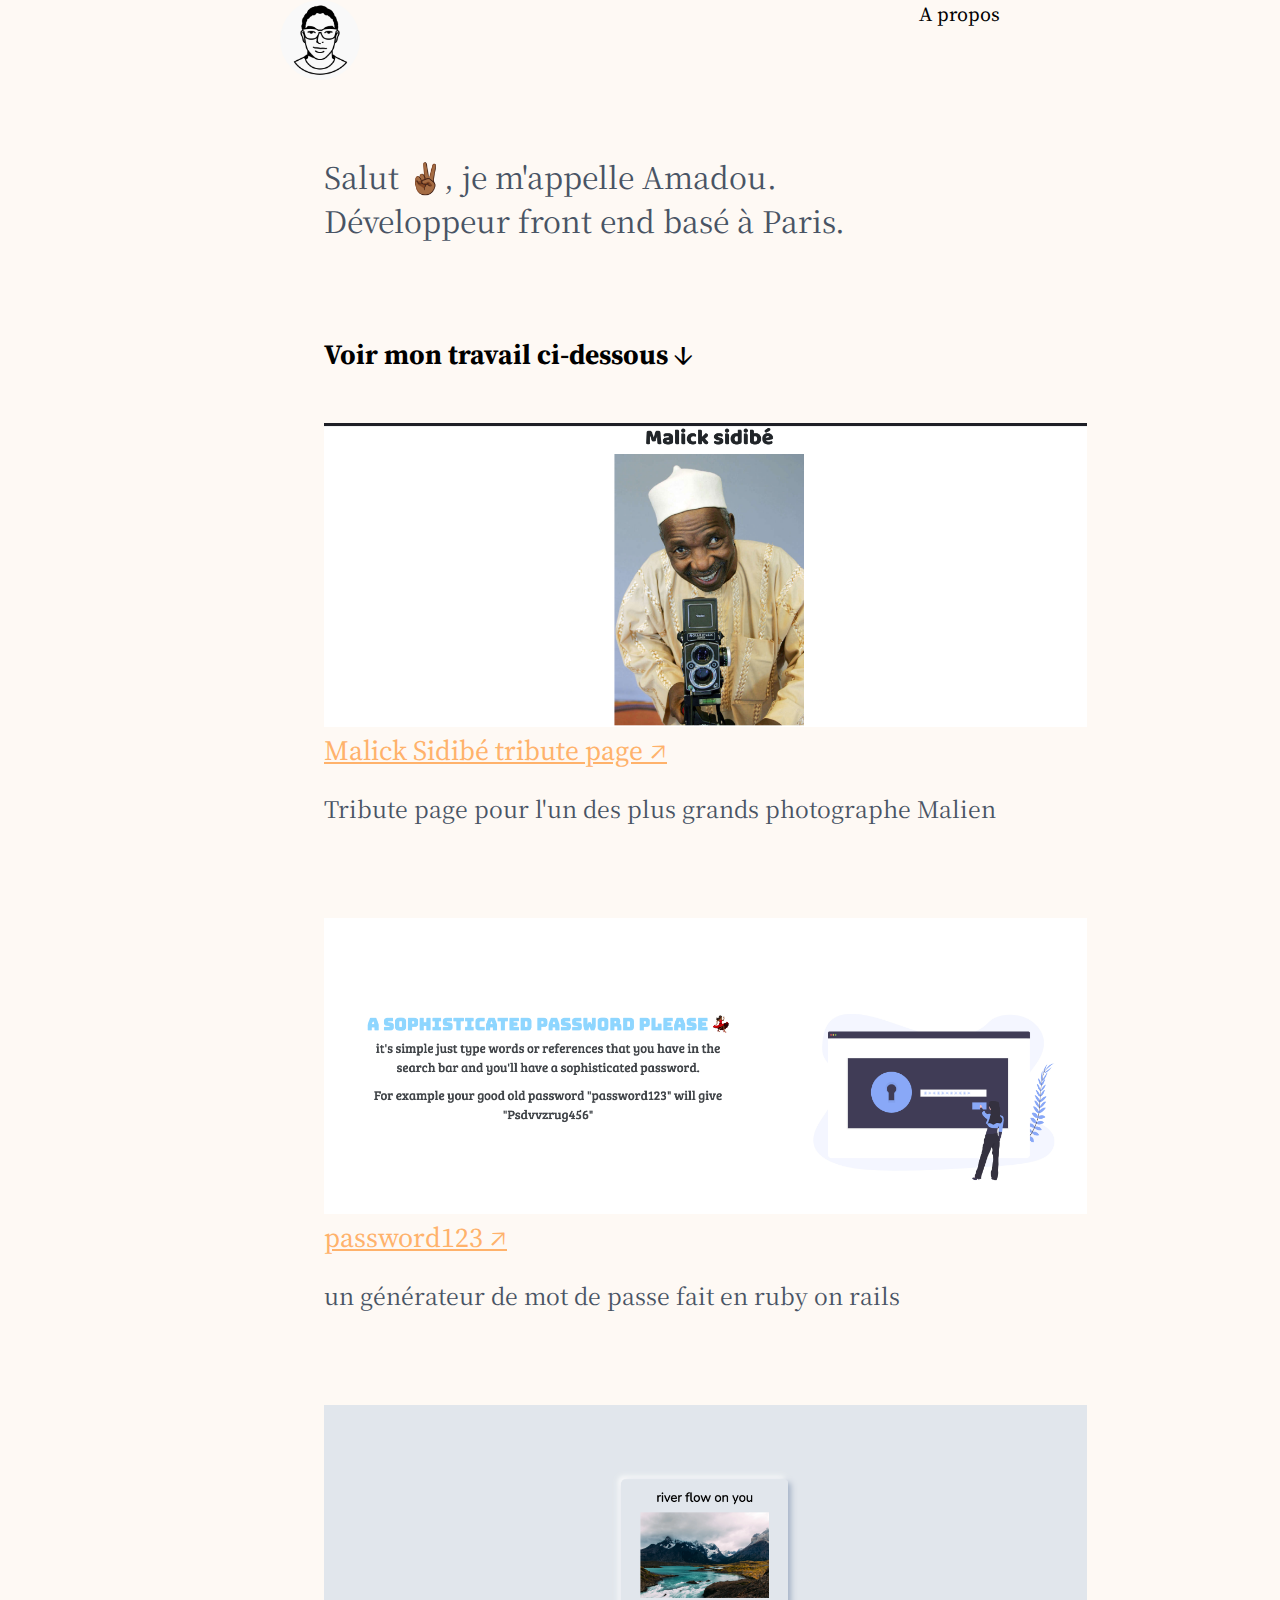
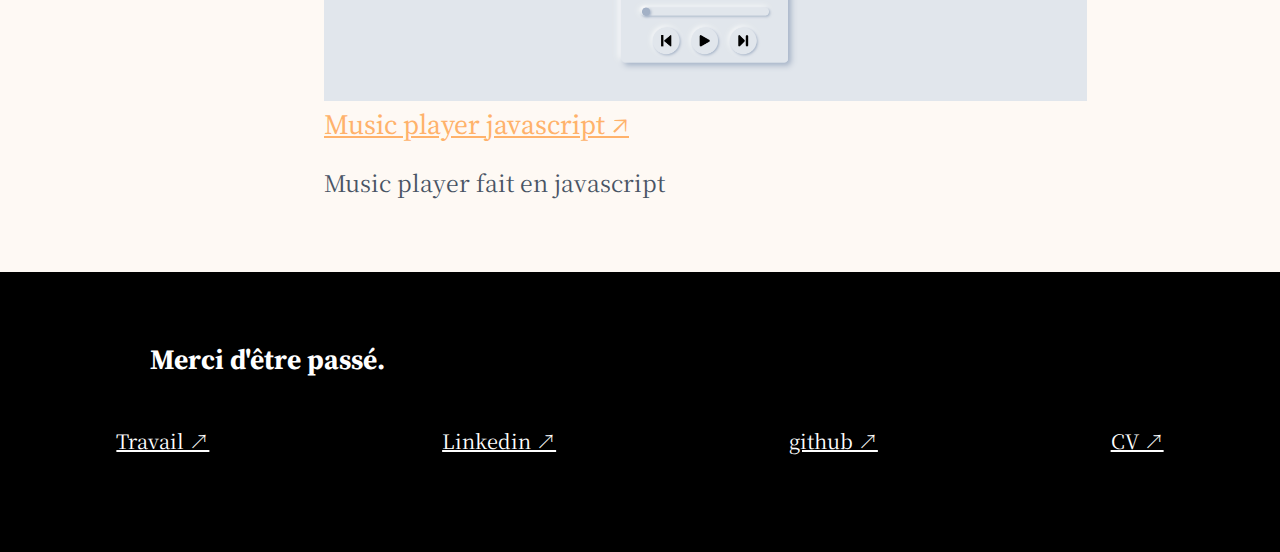
<file: index.html>
<!DOCTYPE html>
<html lang="en">
<head>
    <meta charset="UTF-8">
    <meta name="viewport" content="width=device-width, initial-scale=1.0">
    <link href="https://cdn.jsdelivr.net/npm/bootstrap@5.0.0-beta1/dist/css/bootstrap.min.css" rel="stylesheet" integrity="sha384-giJF6kkoqNQ00vy+HMDP7azOuL0xtbfIcaT9wjKHr8RbDVddVHyTfAAsrekwKmP1" crossorigin="anonymous">
    <link rel="stylesheet" href="style.css">
    <link rel="preconnect" href="https://fonts.gstatic.com">
<link href="https://fonts.googleapis.com/css2?family=Source+Serif+Pro:ital,wght@0,300;0,400;0,700;1,900&display=swap" rel="stylesheet">
<link rel="preconnect" href="https://fonts.gstatic.com">
<link href="https://fonts.googleapis.com/css2?family=Caveat:wght@400;500;700&display=swap" rel="stylesheet">
<link rel="preconnect" href="https://fonts.gstatic.com">
<link href="https://fonts.googleapis.com/css2?family=Fredoka+One&display=swap" rel="stylesheet">
<link rel="preconnect" href="https://fonts.gstatic.com">
<link href="https://fonts.googleapis.com/css2?family=Alegreya+Sans:wght@300;400;700&family=Fugaz+One&display=swap" rel="stylesheet">
<link rel="preconnect" href="https://fonts.gstatic.com">
<link href="https://fonts.googleapis.com/css2?family=Noto+Serif+KR:wght@300;400;600&display=swap" rel="stylesheet">
    <title>Document</title>
</head>
<body>
    <nav class="navbar">
        <div>
          <img id="me" src="img/me.jpg" alt="">
        </div>
        <div class="d-flex">
            <a href="about.html">A propos</a>
      </div>
      </nav>
    <main>
        <div class="intro">
            <p>Salut ✌🏾, je m'appelle Amadou. <br> Développeur front end basé à Paris.</p>
        </div>
        <h2>Voir mon travail ci-dessous ↓</h2>
  
        <div class="margin-30-padding-20">
            <img  class="img-993px" src="img/malick.png" alt="">
            <div>
              <a class="projectName" href="https://codepen.io/Golfa/full/ayavVJ">Malick Sidibé tribute page ↗</a>
              <p class="projectdes">Tribute page pour l'un des plus grands photographe Malien</p>
            </div>
           
        </div>
  
        <div class="margin-30-padding-20">
          <img  class="img-993px" src="img/password123.png" alt="">
          <div>
            <a class="projectName"  href="https://password123.herokuapp.com/">password123 ↗</a>
            <p class="projectdes">un générateur de mot de passe fait en ruby on rails</p>
          </div>
          </div>
       
        <div class="margin-30-padding-20">
          <img  class="img-993px" src="img/music-player.png" alt="">
          <div>
            <a class="projectName" href="https://bamss.github.io/yiruma_player/">Music player javascript ↗</a>
            <p class="projectdes">Music player fait en javascript</p>
          </div>
         
        <!-- </div>
        <div class="margin-30-padding-20">
          <img  class="img-993px" src="img/mastercard.png" alt="">
          <div>
            <a class="projectName" href="">Tous les Jours app ↗</a>
            <p class="projectdes">product design — mobile ordering app concept for a local bakery</p>
          </div>
       
        </div> -->
    </main>
    

      <footer>
          <h3>Merci d'être passé.</h3>
          <div class="d-flex space-around">
              <a href="#">Travail ↗</a>
              <a href="https://www.linkedin.com/in/amadou-golfa-8484b2132/">Linkedin ↗</a>
              <a href="https://github.com/bamss">github ↗</a>
              <a href="img/Amadou_golfa.pdf">CV ↗</a>
          </div>
      </footer>
    <script src="https://cdn.jsdelivr.net/npm/bootstrap@5.0.0-beta1/dist/js/bootstrap.bundle.min.js" integrity="sha384-ygbV9kiqUc6oa4msXn9868pTtWMgiQaeYH7/t7LECLbyPA2x65Kgf80OJFdroafW" crossorigin="anonymous"></script>
</body>
</html>
</file>
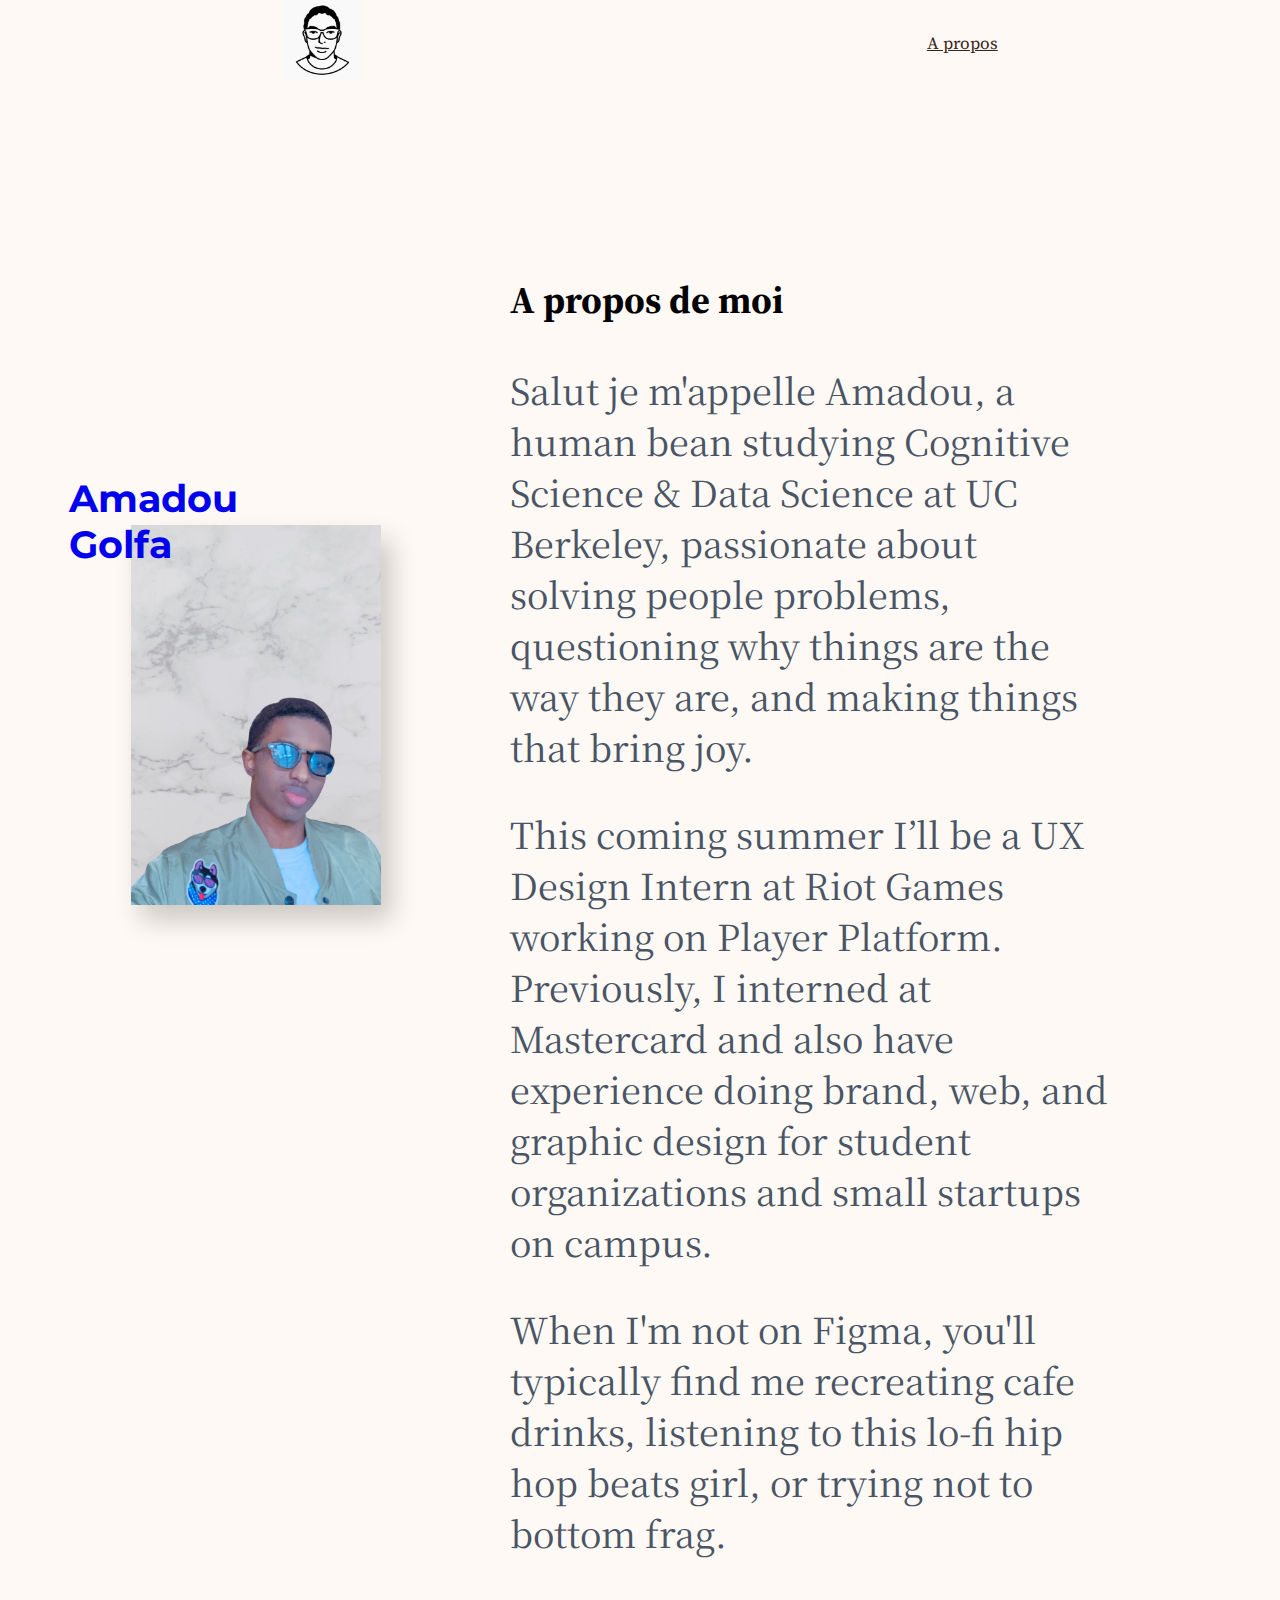
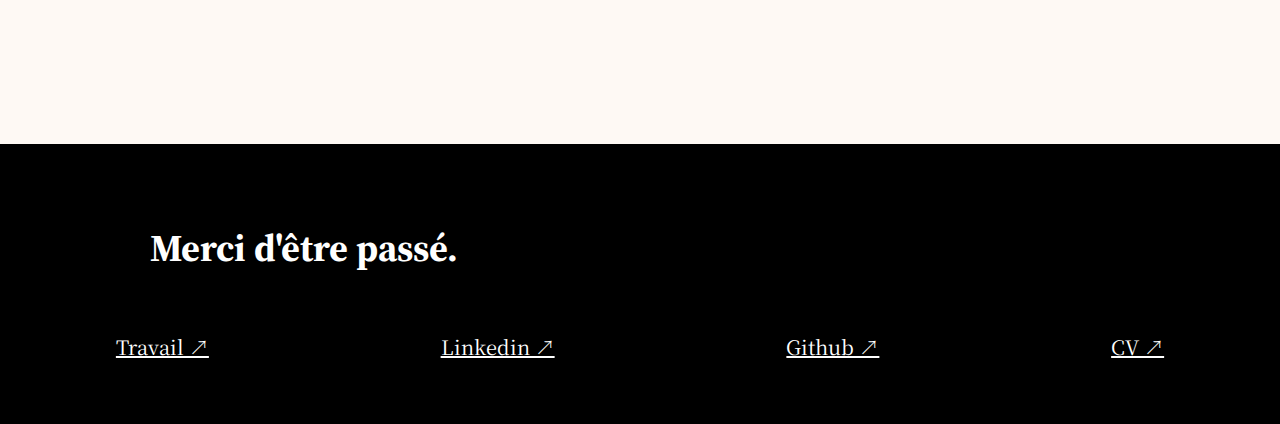
<file: about.html>
<!DOCTYPE html>
<html lang="en">
<head>
    <meta charset="UTF-8">
    <meta name="viewport" content="width=device-width, initial-scale=1.0">
    <link rel="stylesheet" href="about.css">
    <link rel="preconnect" href="https://fonts.gstatic.com">
    <link href="https://fonts.googleapis.com/css2?family=Source+Serif+Pro:ital,wght@0,300;0,400;0,700;1,900&display=swap" rel="stylesheet">
    <link href="https://fonts.googleapis.com/css2?family=Caveat:wght@400;500;700&display=swap" rel="stylesheet">
    <link href="https://fonts.googleapis.com/css2?family=Fredoka+One&display=swap" rel="stylesheet">
    <link href="https://fonts.googleapis.com/css2?family=Noto+Serif+KR:wght@300;400;600&display=swap" rel="stylesheet">
    <title>Document</title>
</head>
<body>
    <nav class="navbar">
        <div>
          <a href="index.html"><img id="me" src="img/me.jpg" alt=""></a>
        </div>
        <div class="d-flex">
            <a href="about.html">A propos</a>
      </div>
      </nav>
    <div class="d-flex space-around content">
        <div>
            <!-- <img class="beau" src="img/beau.png" alt=""> -->
            <link href="https://fonts.googleapis.com/css?family=Montserrat" rel="stylesheet">

                <a href="#" class="photo">
                <h1>Amadou Golfa</h1>
              <img src="img/beau.png" />
            <div class="glow-wrap">
            <i class="glow"></i>
             </div>
        </a>
        </div>
        <div class="about">
            <h3>A propos de moi</h3>
            <p>
                Salut je m'appelle Amadou, a human bean studying Cognitive Science & Data Science at UC Berkeley, passionate about solving people problems, questioning why things are the way they are, and making things that bring joy.
            </p>
            <p>
                This coming summer I’ll be a UX Design Intern at Riot Games working on Player Platform. Previously, I interned at Mastercard and also have experience doing brand, web, and graphic design for student organizations and small startups on campus. 
            </p>
            <p>
                When I'm not on Figma, you'll typically find me recreating cafe drinks, listening to this lo-fi hip hop beats girl, or trying not to bottom frag.
            </p>
        </div>
    </div>
  
    <footer>
        <h3>Merci d'être passé.</h3>
        <div class="d-flex space-around">
            <a href="index.html">Travail ↗</a>
            <a href="https://www.linkedin.com/in/amadou-golfa-8484b2132/">Linkedin ↗</a>
            <a href="https://github.com/bamss">Github ↗</a>
            <a href="img/Amadou_golfa.pdf">CV ↗</a>
        </div>
    </footer>
</body>
</html>
</file>
<file: style.css>
body{
    margin: 0;
    padding: 0;
    background-color: #FEF9F4;
}
.intro{
    font-size: 30px;
    padding: 40px 0;
}
#me{
    width: 80px;
    border-radius: 100%;

}
h1, h2, h3, .projectName{
    font-family: 'Source Serif Pro', serif;
    font-size: 28px;

}
p, footer a{
    font-family: 'Noto Serif KR', serif;
    color: #495464;
}
.navbar{
    display: flex;
    justify-content: space-around;
}
nav div a{
    font-family: 'Source Serif Pro', serif;
    font-size: 20px;
    color: black;
    text-decoration: none;
}
.img-993px{
    width: 763px;
}
.margin-30-padding-20{
    margin: 30px 0;
    padding: 20px 0;
}
main{
    margin-left: 324px;
}
footer{
    background-color: black;
    color: white;
    height: 200px;
    padding: 40px 0;
}
footer div a {
    color: white;
    font-size: 20px;
    padding: 20px 0;
}
footer h3{
    margin-left: 150px;

}
.d-flex{
    display: flex;
}
.space-around{
    justify-content: space-around;
}
.projectName{
    color: #ffb26b;
}
.projectdes{
    font-size: 23px;
}
</file>
<file: about.css>
body{
    margin: 0;
    padding: 0;
    background-color: #FEF9F4;
}
.beau{
    width: 233px;
    height: 411px;
    border-radius: 12px;
}
.d-flex{
    display: flex;
}
.space-around{
    justify-content: space-around;
}
.about{
    width: 600px;
    font-size: 36px;
}
.navbar{
    display: flex;
    justify-content: space-around;
    align-items: center;
}
nav div a{
    font-family: 'Source Serif Pro', serif;
    font-size: 17px;
    color: #362518;
}
#me{
    width: 80px;
}
.content{
    margin: 150px 0;
}
footer{
    background-color: black;
    color: white;
    height: 200px;
    padding: 40px 0;
}
footer div a {
    color: white;
    font-size: 20px;
    padding: 20px 0;
}
footer h3{
    margin-left: 150px;

}
h1, h2, h3{
    font-family: 'Source Serif Pro', serif;
    font-size: 38px;
}
p, footer a{
    font-family: 'Noto Serif KR', serif;
    color: #495464;
} 

  
  .photo{
    position: absolute;
    top: 80%;
    left: 20%;
    transform: translate(-50%, -50%);
    display: block;
  }
  
  .photo img{
    width: 250px;
    height: 380px;
    object-fit: cover;
    /* filter: grayscale(100%) contrast(120%); */
    box-shadow: 10px 15px 25px 0 rgba(0,0,0,.2);
    display: block;
    transition: all .5s cubic-bezier(0.645, 0.045, 0.355, 1);
    margin-top: -10px;
  }
  
  .photo:hover img{
    box-shadow: 1px 1px 10px 0 rgba(0,0,0,.1);
  }
  
  .photo .glow-wrap{
    overflow: hidden;
    position: absolute;
    width: 100%;
    height: 100%;
    top: 0;
    margin-top: -10px;
  }
  
  .photo .glow{
    display: block;
    position:absolute;
    width: 40%;
    height: 200%;
    background: rgba(255,255,255,.2);
    top: 0;
    filter: blur(5px);
    transform: rotate(45deg) translate(-450%, 0);
    transition: all .5s cubic-bezier(0.645, 0.045, 0.355, 1);
  }
  
  .photo:hover .glow{
    transform: rotate(45deg) translate(450%, 0);
    transition: all 1s cubic-bezier(0.645, 0.045, 0.355, 1);
  }
  
  .photo:hover img,
  .photo:hover .glow-wrap{
    margin-top: 0;
  }
  
  h1{
    position: absolute;
    z-index: 1;
    transform: translate(-25%, -65%);
    font-family: 'Montserrat', sans-serif;
    margin: 0;
    line-height: 1.2;
  }
  
  
  /* Ends */
  
  #author{
    font-family: Helvetica, Arial;
    text-transform: uppercase;
    font-size: 14px;
    text-decoration: none;
    position: fixed;
    bottom: 25px;
    left: 50%;
    transform: translateX(-50%);
    color: #888;
  }
  
  #author:hover{
    color: #111;
  }
</file>
